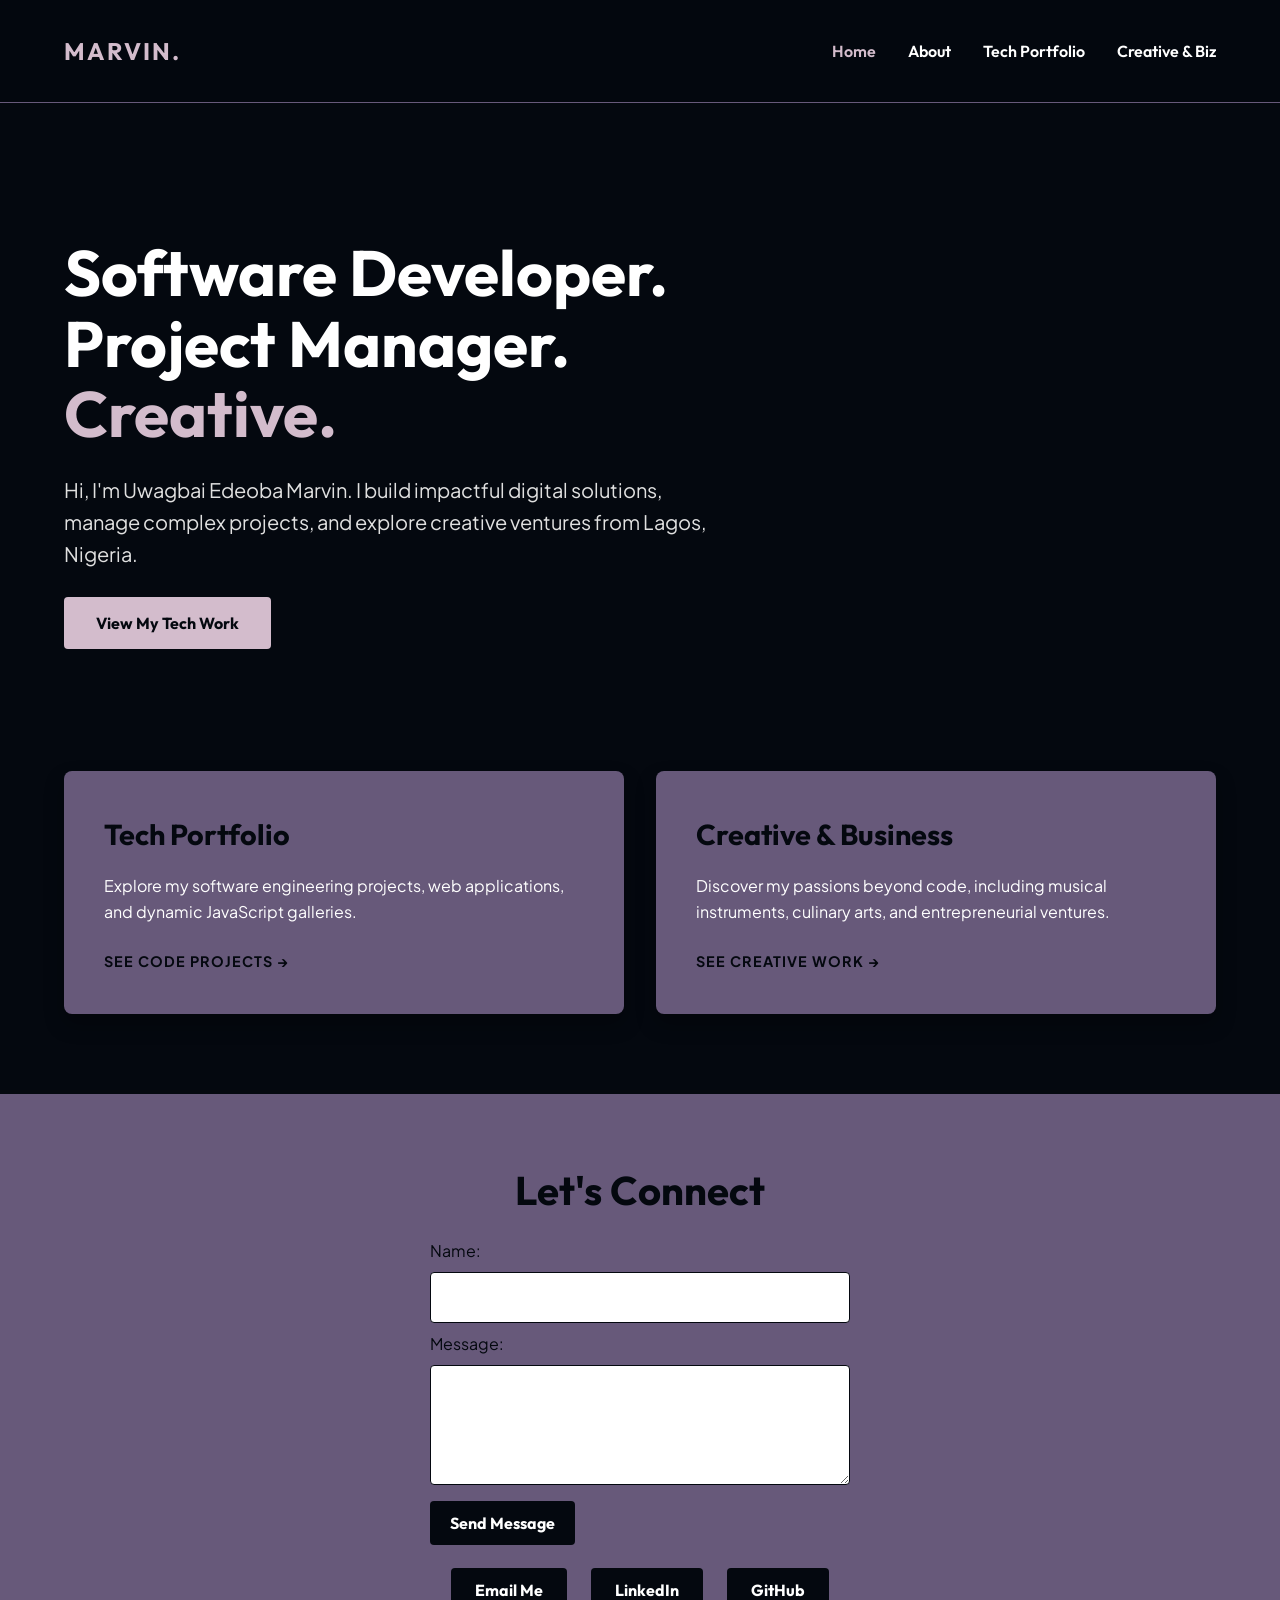
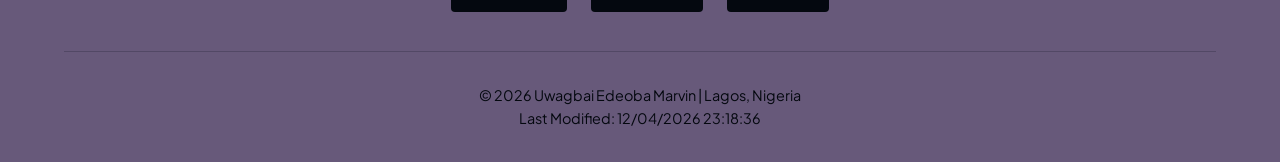
<file: week6/index.html>
<!DOCTYPE html>
<html lang="en">
<head>
    <meta charset="UTF-8">
    <meta name="viewport" content="width=device-width, initial-scale=1.0">
    <meta name="description" content="Portfolio of Uwagbai Edeoba Marvin - Software Developer, Project Manager, and Creative based in Lagos, Nigeria.">
    <meta name="author" content="Uwagbai Edeoba Marvin">
    <title>Uwagbai Edeoba Marvin | Developer & Creative</title>
    
    <link rel="preconnect" href="https://fonts.googleapis.com">
    <link rel="preconnect" href="https://fonts.gstatic.com" crossorigin>
    <link href="https://fonts.googleapis.com/css2?family=Outfit:wght@400;700&family=Plus+Jakarta+Sans:wght@400;600&display=swap" rel="stylesheet">
    
    <link rel="stylesheet" href="styles/styles.css">
    <link rel="stylesheet" href="styles/styles-large.css">

    <script src="scripts/scripts.js" defer></script>
</head>
<body>
    <header>
        <div class="logo">MARVIN.</div>
        <nav>
            <ul class="navigation">
                <li><a href="index.html" class="active">Home</a></li>
                <li><a href="about.html">About</a></li>
                <li><a href="projects.html">Tech Portfolio</a></li>
                <li><a href="creative.html">Creative & Biz</a></li>
            </ul>
        </nav>
    </header>

    <main>
        <section class="hero">
            <h1>Software Developer.<br>Project Manager.<br><span class="highlight">Creative.</span></h1>
            <p>Hi, I'm Uwagbai Edeoba Marvin. I build impactful digital solutions, manage complex projects, and explore creative ventures from Lagos, Nigeria.</p>
            <a href="projects.html" class="cta-button">View My Tech Work</a>
        </section>

        <section class="feature-grid">
            <div class="card">
                <h2>Tech Portfolio</h2>
                <p>Explore my software engineering projects, web applications, and dynamic JavaScript galleries.</p>
                <a href="projects.html" class="card-link">See Code Projects &rarr;</a>
            </div>
            
            <div class="card">
                <h2>Creative & Business</h2>
                <p>Discover my passions beyond code, including musical instruments, culinary arts, and entrepreneurial ventures.</p>
                <a href="creative.html" class="card-link">See Creative Work &rarr;</a>
            </div>
        </section>
    </main>

    <footer>
        <div class="contact-section">
            <h2>Let's Connect</h2>
            <form method="get" action="index.html" class="contact-form">
                <label for="name">Name:</label>
                <input type="text" id="name" name="name" required>
                
                <label for="message">Message:</label>
                <textarea id="message" name="message" required></textarea>
                
                <input type="submit" value="Send Message">
            </form>
            <ul class="social-links">
                <li><a href="mailto:your.email@example.com">Email Me</a></li>
                <li><a href="https://www.linkedin.com/" target="_blank">LinkedIn</a></li>
                <li><a href="https://github.com/" target="_blank">GitHub</a></li>
            </ul>
        </div>
        <div class="copyright">
            <p>&copy; <span id="currentyear"></span> Uwagbai Edeoba Marvin | Lagos, Nigeria</p>
            <p id="lastmodified"></p>
        </div>
    </footer>
</body>
</html>
</file>
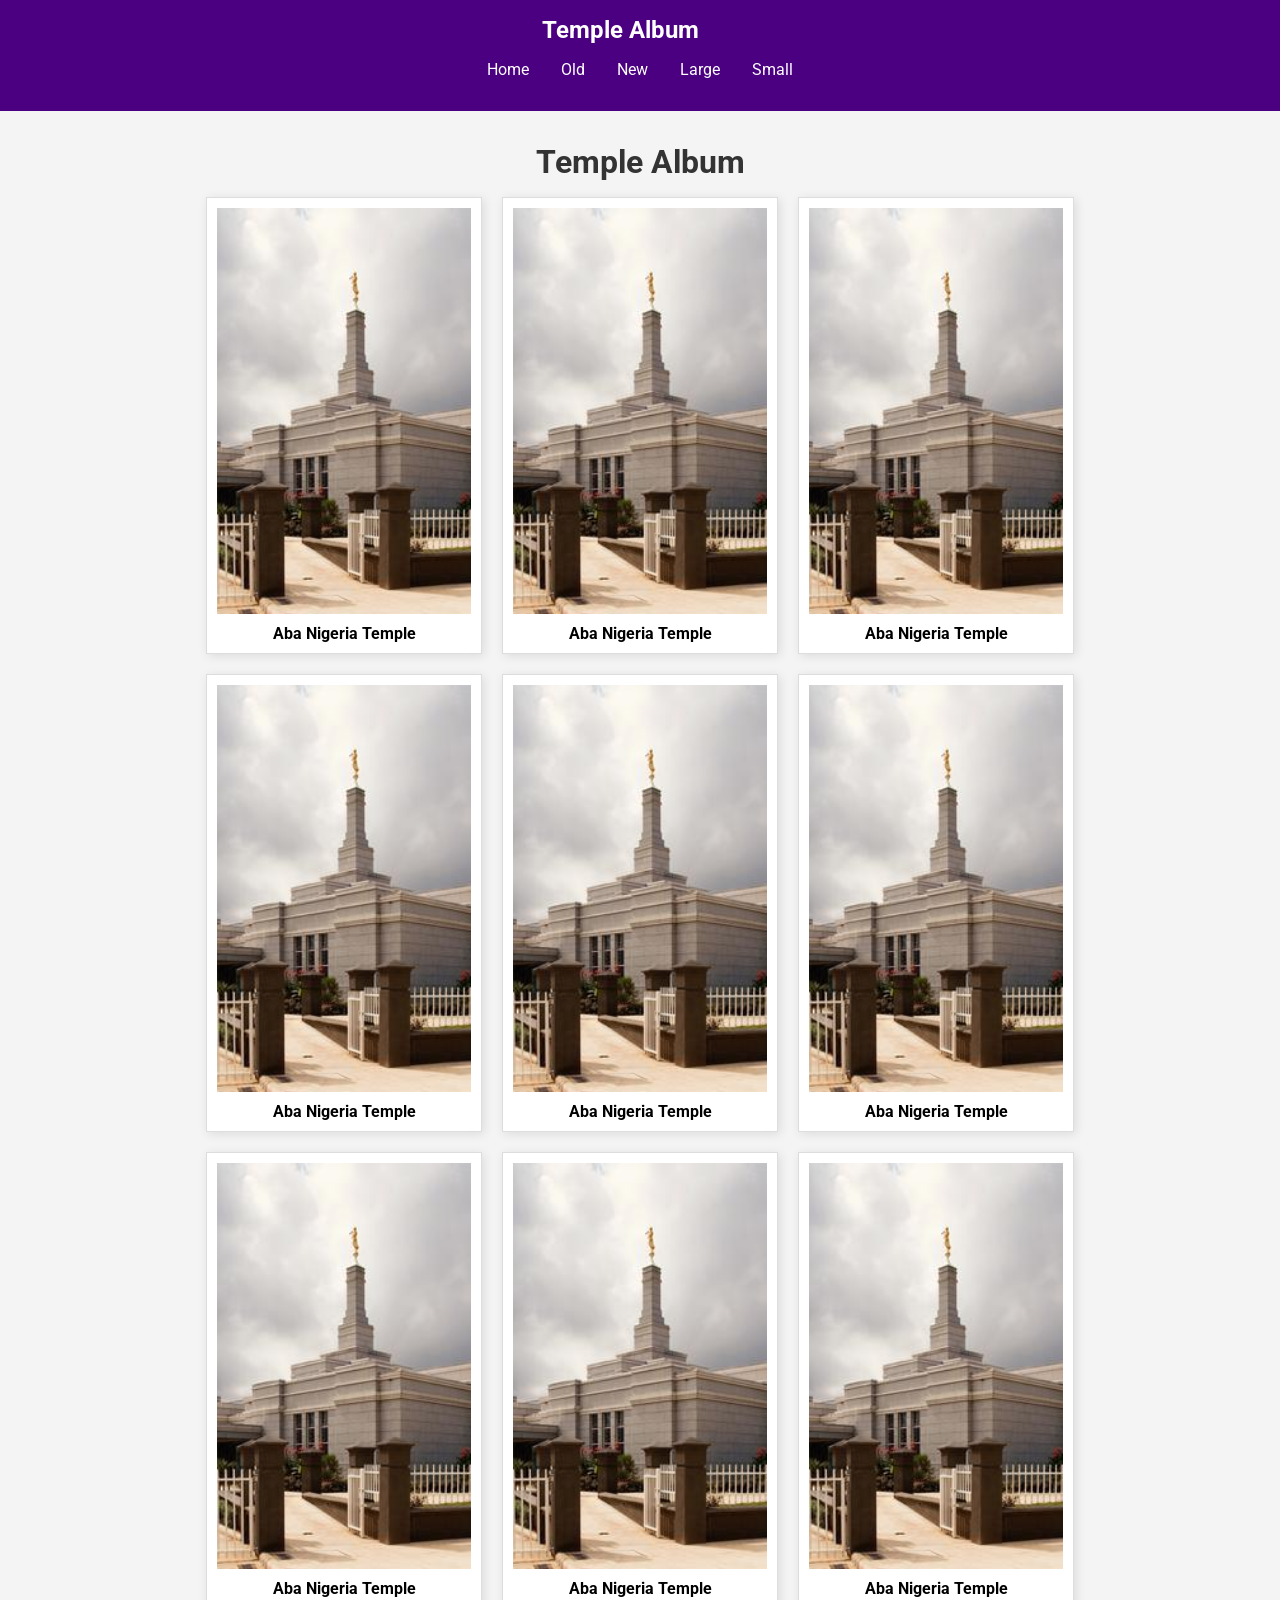
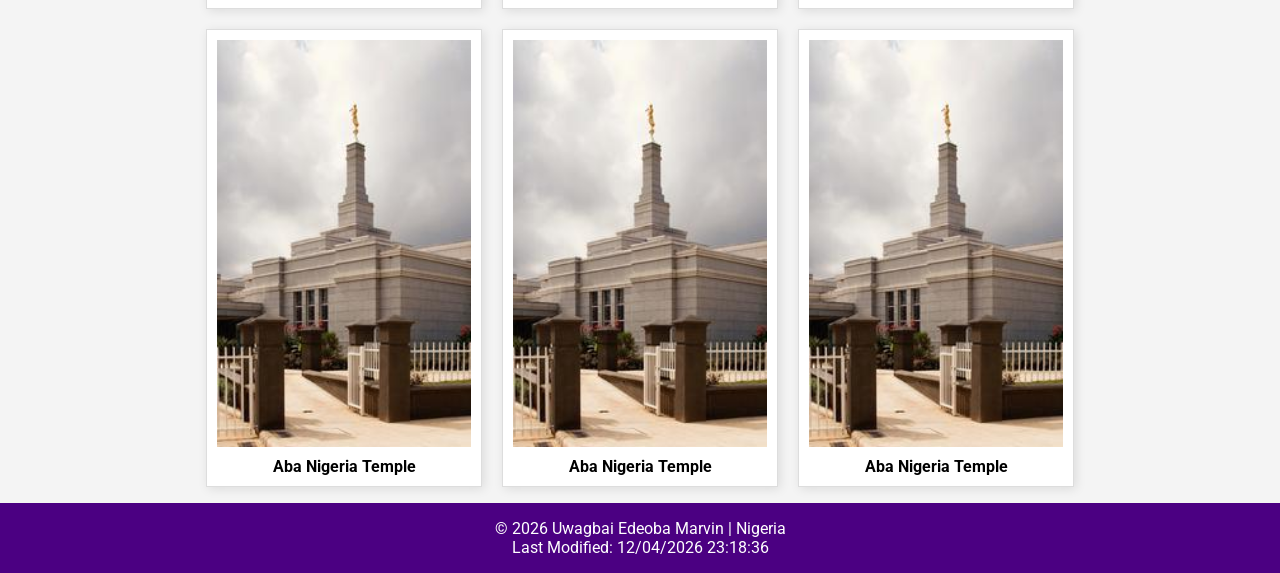
<file: week2/temples.html>
<!DOCTYPE html>
<html lang="en">
 <head>
  <meta charset="utf-8">
  <meta name="viewport" content="width=device-width, initial-scale=1.0">
    <title>Temple Album | WDD 131</title>
    <meta name="description" content="Explore a responsive album of beautiful temples from around the world in this WDD 131 web development project.">
  <meta name="author" content="Uwagbai Edeoba Marvin">
  <link rel="preconnect" href="https://fonts.googleapis.com">
  <link rel="preconnect" href="https://fonts.gstatic.com" crossorigin>
  <link href="https://fonts.googleapis.com/css2?family=Roboto&display=swap" rel="stylesheet">
  <link rel="stylesheet" href="styles/temples.css">
  <link rel="stylesheet" href="styles/temples-large.css">
    <script src="scripts/temples.js" defer></script>
</head>

<body>
  
<header>
    <div class="header-container">
        <p class="site-title">Temple Album</p>
        <button id="menu" aria-label="Toggle Menu"></button>
    </div>
    <nav>
        <ul class="navigation">
            <li><a href="#">Home</a></li>
            <li><a href="#">Old</a></li>
            <li><a href="#">New</a></li>
            <li><a href="#">Large</a></li>
            <li><a href="#">Small</a></li>
        </ul>
    </nav>
</header>

<main>
    <h1>Temple Album</h1>
    <div class="temple-grid">
        <figure>
            <img src="images/aba-temple-ngn.jpg" alt="Aba Nigeria Temple" width="200" height="300" loading="lazy">
            <figcaption>Aba Nigeria Temple</figcaption>
        </figure>

                <figure>
            <img src="images/aba-temple-ngn.jpg" alt="Aba Nigeria Temple" loading="lazy">
            <figcaption>Aba Nigeria Temple</figcaption>
        </figure>

                <figure>
            <img src="images/aba-temple-ngn.jpg" alt="Aba Nigeria Temple" loading="lazy">
            <figcaption>Aba Nigeria Temple</figcaption>
        </figure>

                <figure>
            <img src="images/aba-temple-ngn.jpg" alt="Aba Nigeria Temple" loading="lazy">
            <figcaption>Aba Nigeria Temple</figcaption>
        </figure>

                <figure>
            <img src="images/aba-temple-ngn.jpg" alt="Aba Nigeria Temple" loading="lazy">
            <figcaption>Aba Nigeria Temple</figcaption>
        </figure>

                <figure>
            <img src="images/aba-temple-ngn.jpg" alt="Aba Nigeria Temple" loading="lazy">
            <figcaption>Aba Nigeria Temple</figcaption>
        </figure>

                <figure>
            <img src="images/aba-temple-ngn.jpg" alt="Aba Nigeria Temple" loading="lazy">
            <figcaption>Aba Nigeria Temple</figcaption>
        </figure>

                <figure>
            <img src="images/aba-temple-ngn.jpg" alt="Aba Nigeria Temple" loading="lazy">
            <figcaption>Aba Nigeria Temple</figcaption>
        </figure>

                <figure>
            <img src="images/aba-temple-ngn.jpg" alt="Aba Nigeria Temple" loading="lazy">
            <figcaption>Aba Nigeria Temple</figcaption>
        </figure>

                <figure>
            <img src="images/aba-temple-ngn.jpg" alt="Aba Nigeria Temple" loading="lazy">
            <figcaption>Aba Nigeria Temple</figcaption>
        </figure>

                <figure>
            <img src="images/aba-temple-ngn.jpg" alt="Aba Nigeria Temple" loading="lazy">
            <figcaption>Aba Nigeria Temple</figcaption>
        </figure>

                <figure>
            <img src="images/aba-temple-ngn.jpg" alt="Aba Nigeria Temple" loading="lazy">
            <figcaption>Aba Nigeria Temple</figcaption>
        </figure>
        </div>
</main>

<footer>
         <p>&copy; <span class="currentyear"></span> Uwagbai Edeoba Marvin | Nigeria</p>
        <p id="lastmodified"></p>
</footer>  

</body>
</html>
</file>
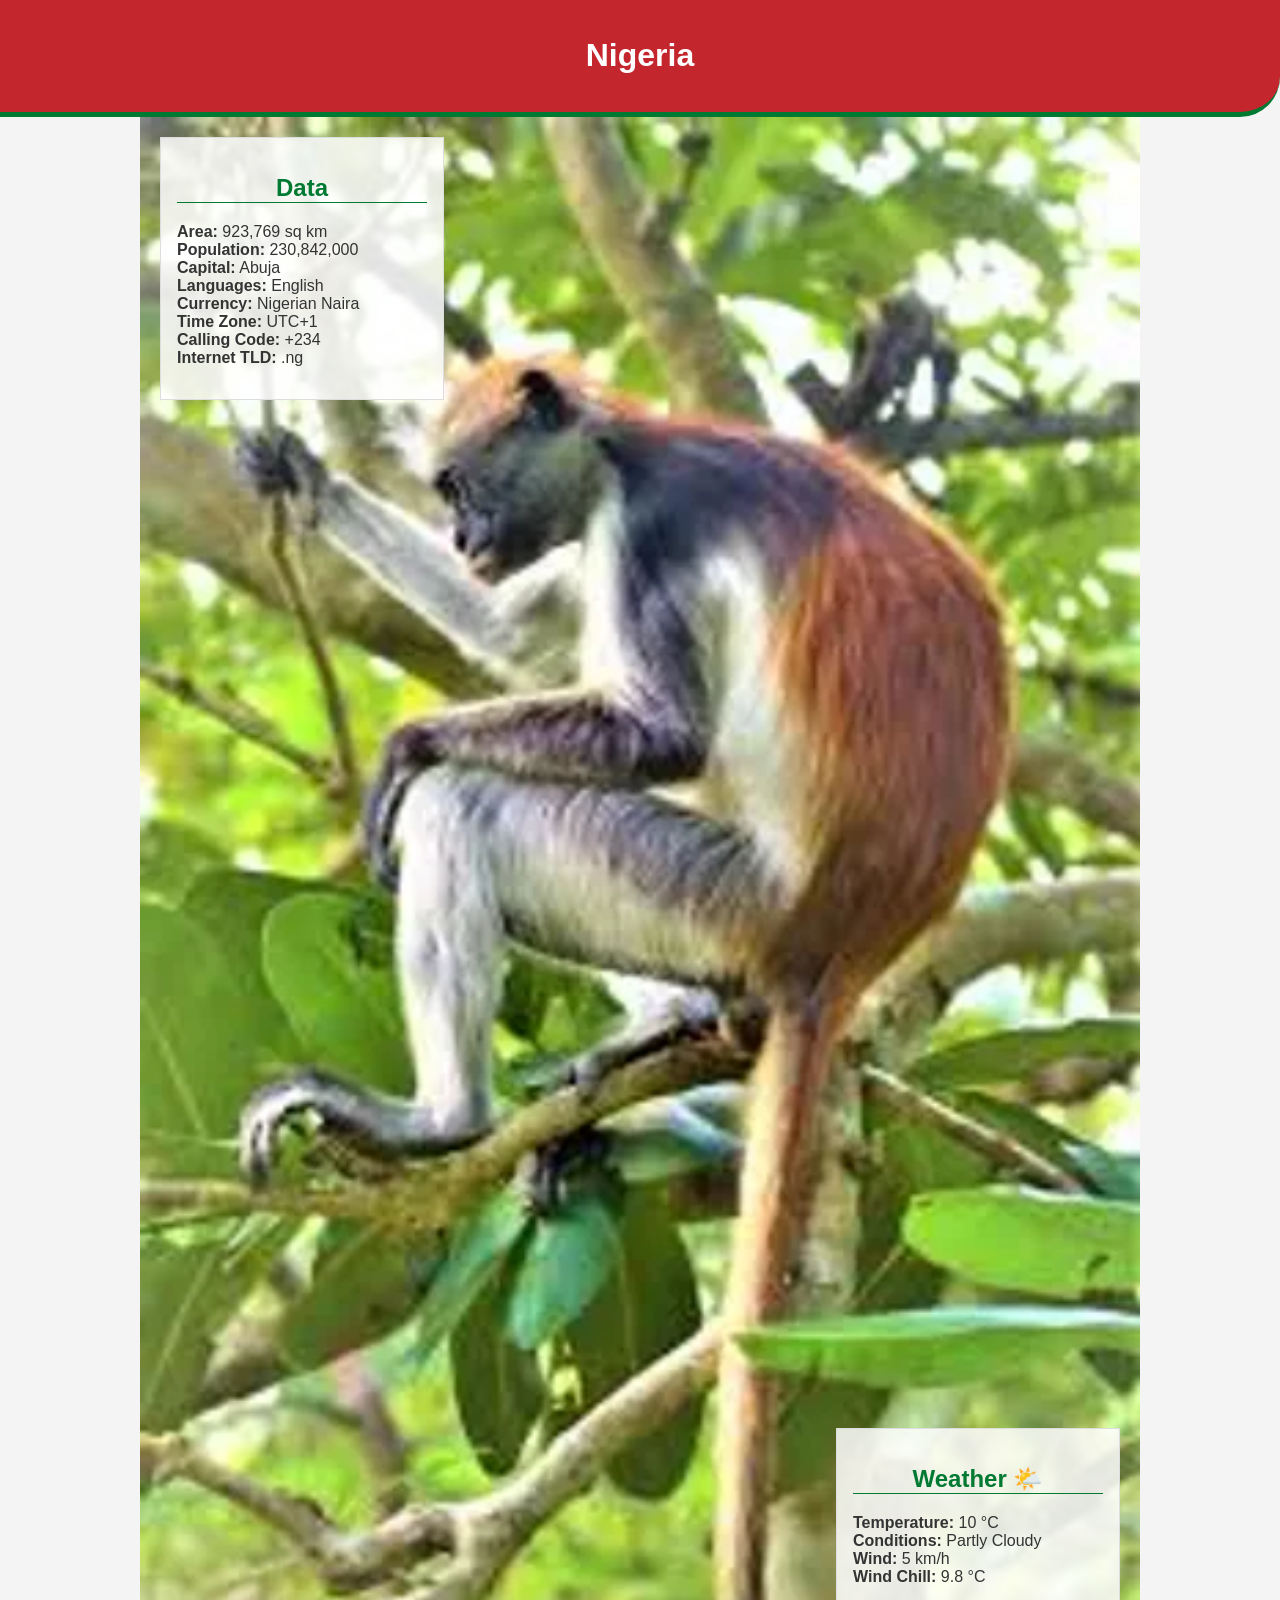
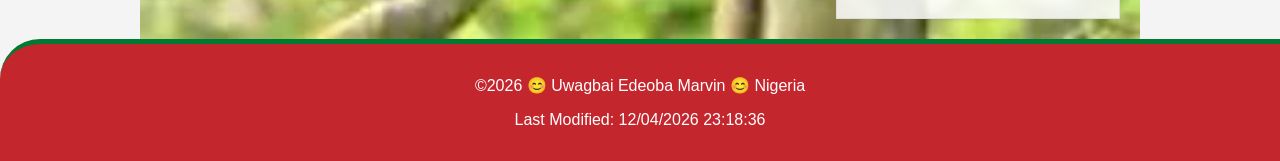
<file: week3/place.html>
<!DOCTYPE html>
<html lang="en">
<head>
    <meta charset="UTF-8">
    <meta name="viewport" content="width=device-width, initial-scale=1.0">
    <title>Nigeria | Country Page</title>
   <meta name="description" content="Explore Nigeria's geography and real-time weather data. A project for my WDD 131 ( Dynamic Web Fundamentals.)">
    <meta name="author" content="Uwagbai Edeoba Marvin">
    <link rel="stylesheet" href="styles/place.css">
    <link rel="stylesheet" href="styles/large-place.css" media="screen and (min-width: 700px)">
</head>
<body>
    <header>
        <h1>Nigeria</h1>
    </header>

    <main>
        <div class="hero">
            <picture>
                <source srcset="images/nigeria-sm.webp" media="(max-width: 699px)">
                <source srcset="images/nigeria-lg.webp" media="(min-width: 700px)">
                <img src="images/nigeria-sm.webp" alt="Nigerian monkey in a forest" loading="lazy">
            </picture>
        </div>

        <section class="info">
            <h2>Data</h2>
            <ul class="stats">
                <li><strong>Area:</strong> 923,769 sq km</li>
                <li><strong>Population:</strong> 230,842,000</li>
                <li><strong>Capital:</strong> Abuja</li>
                <li><strong>Languages:</strong> English</li>
                <li><strong>Currency:</strong> Nigerian Naira</li>
                <li><strong>Time Zone:</strong> UTC+1</li>
                <li><strong>Calling Code:</strong> +234</li>
                <li><strong>Internet TLD:</strong> .ng</li>
            </ul>
        </section>

        <section class="weather">
            <h2 class="weather-heading">Weather</h2>
            <img src="images/weather-icon.svg" alt="weather icon" class="weather-icon-mobile">
            <ul class="stats">
                <li><strong>Temperature:</strong> <span id="temp">10</span> °C</li>
                <li><strong>Conditions:</strong> Partly Cloudy</li>
                <li><strong>Wind:</strong> <span id="wind">5</span> km/h</li>
                <li><strong>Wind Chill:</strong> <span id="windchill"></span></li>
            </ul>
        </section>
    </main>

<footer>
         <p>©️<span class="currentyear"></span> 😊 Uwagbai Edeoba Marvin 😊 Nigeria </p>
        <p id="lastmodified"></p>
</footer>  

<script src="scripts/place.js"></script>
</body>
</html>
</file>
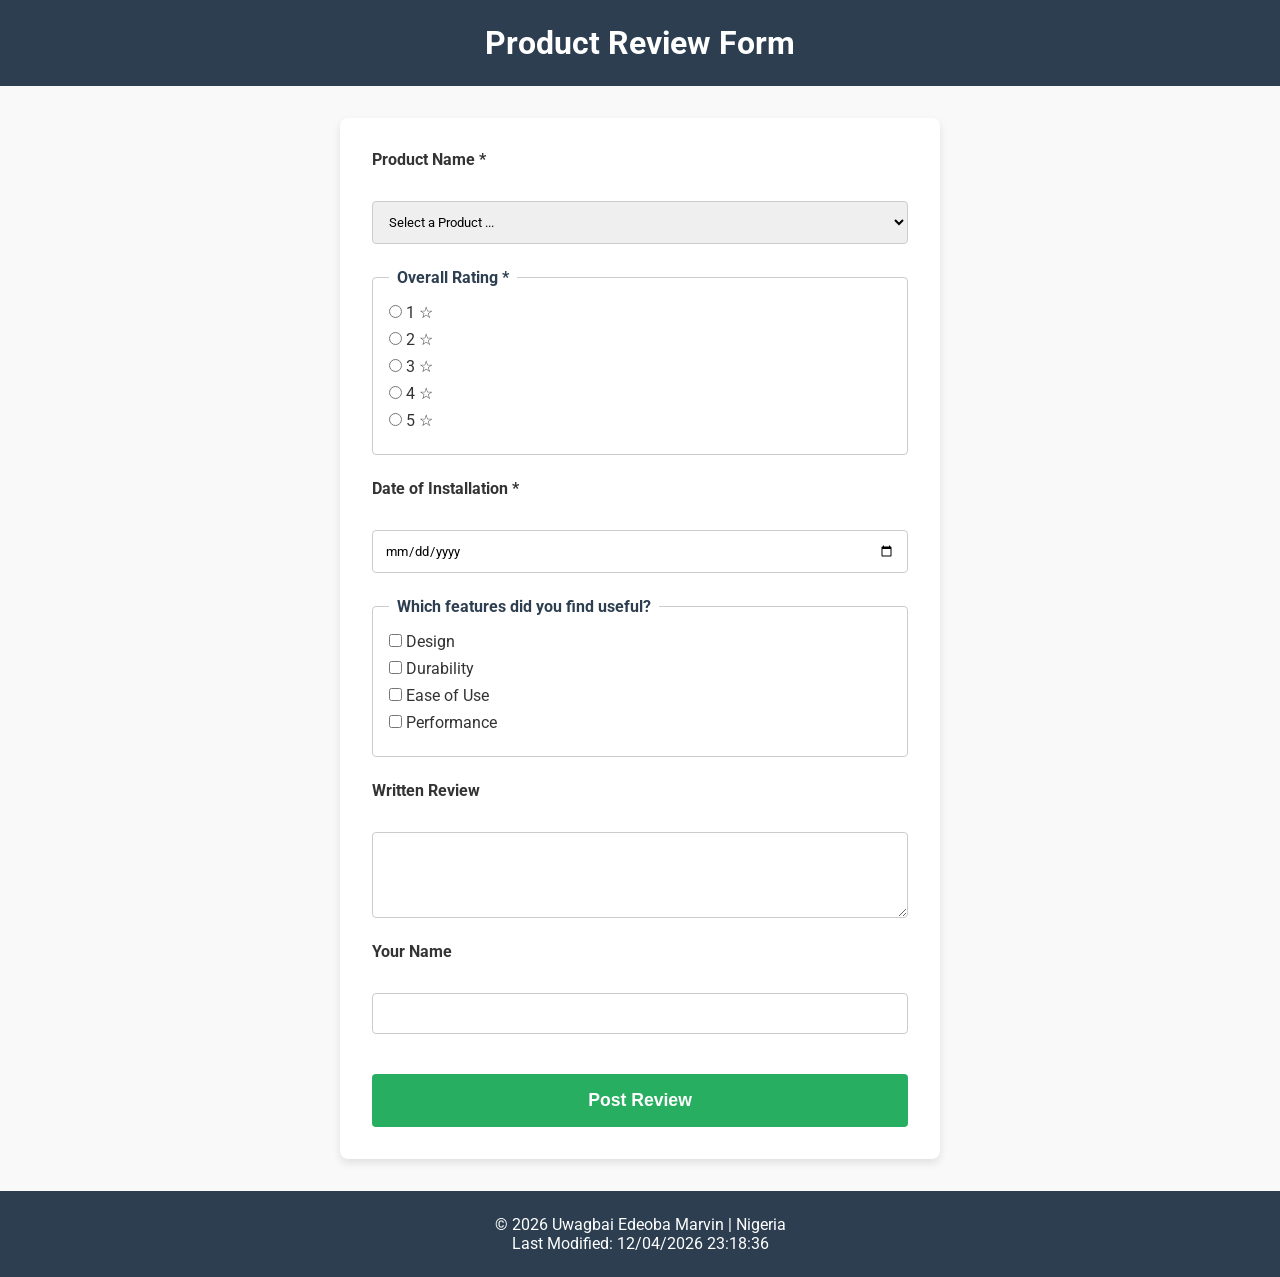
<file: week5a/form.html>
<!DOCTYPE html>
<html lang="en">
<head>
    <meta charset="utf-8">
    <meta name="viewport" content="width=device-width, initial-scale=1.0">
    <title>Product Review Form | WDD 131</title>
    <meta name="description" content="Product review form for WDD 131">
    <meta name="author" content="Uwagbai Edeoba Marvin">
    <link href="https://fonts.googleapis.com/css2?family=Roboto&display=swap" rel="stylesheet">
    <link rel="stylesheet" href="styles/the.css">
    <script src="scripts/form.js" defer></script>
</head>
<body>
    <header>
        <h1>Product Review Form</h1>
    </header>

    <main>
        <form method="get" action="review.html">
            <!-- Product Select (Dynamically populated by JS) -->
            <label for="product">Product Name *</label>
            <select id="product" name="product" required>
                <option value="" disabled selected>Select a Product ...</option>
            </select>

            <!-- Overall Rating (Radio Buttons) -->
            <fieldset>
                <legend>Overall Rating *</legend>
                <label><input type="radio" name="rating" value="1" required> 1 ☆</label>
                <label><input type="radio" name="rating" value="2" required> 2 ☆</label>
                <label><input type="radio" name="rating" value="3" required> 3 ☆</label>
                <label><input type="radio" name="rating" value="4" required> 4 ☆</label>
                <label><input type="radio" name="rating" value="5" required> 5 ☆</label>
            </fieldset>

            <!-- Date of Installation -->
            <label for="install-date">Date of Installation *</label>
            <input type="date" id="install-date" name="install-date" required>

            <!-- Useful Features (Checkboxes) -->
            <fieldset>
                <legend>Which features did you find useful?</legend>
                <label><input type="checkbox" name="feature" value="design"> Design</label>
                <label><input type="checkbox" name="feature" value="durability"> Durability</label>
                <label><input type="checkbox" name="feature" value="ease"> Ease of Use</label>
                <label><input type="checkbox" name="feature" value="performance"> Performance</label>
            </fieldset>

            <!-- Written Review -->
            <label for="review">Written Review</label>
            <textarea id="review" name="review" rows="4"></textarea>

            <!-- User Name -->
            <label for="username">Your Name</label>
            <input type="text" id="username" name="username">

            <!-- Submit Button -->
            <input type="submit" value="Post Review">
        </form>
    </main>

    <footer>
        <p>&copy; <span id="currentyear"></span> Uwagbai Edeoba Marvin | Nigeria</p>
        <p id="lastmodified"></p>
    </footer>
</body>
</html>
</file>
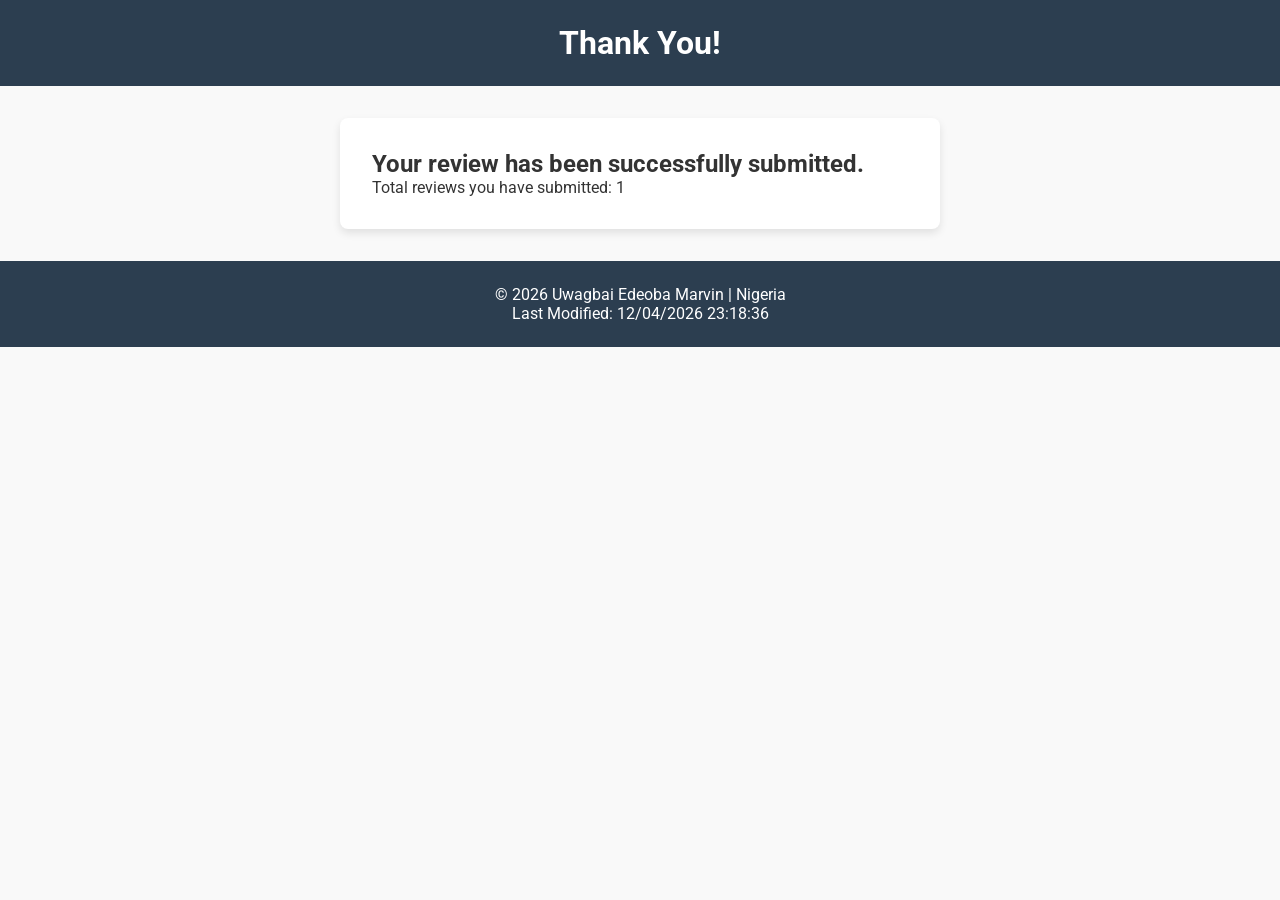
<file: week5a/review.html>
<!DOCTYPE html>
<html lang="en">
<head>
    <meta charset="utf-8">
    <meta name="viewport" content="width=device-width, initial-scale=1.0">
    <title>Review Confirmation | WDD 131</title>
    <link href="https://fonts.googleapis.com/css2?family=Roboto&display=swap" rel="stylesheet">
    <link rel="stylesheet" href="styles/the.css">
    <script src="scripts/review.js" defer></script>
</head>
<body>
    <header>
        <h1>Thank You!</h1>
    </header>
    <main>
        <h2>Your review has been successfully submitted.</h2>
        <p>Total reviews you have submitted: <span id="review-counter"></span></p>
    </main>
    <footer>
        <p>&copy; <span id="currentyear"></span> Uwagbai Edeoba Marvin | Nigeria</p>
        <p id="lastmodified"></p>
    </footer>
</body>
</html>
</file>
<file: week6/styles/styles.css>
:root {
    --bg-ink-black: #04080f;
    --surface-lavender: #67597a;
    --accent-thistle: #d3bccc;
    --text-light: #ffffff;
}

* {
    margin: 0;
    padding: 0;
    box-sizing: border-box;
}

body {
    background-color: var(--bg-ink-black);
    color: var(--text-light);
    font-family: 'Plus Jakarta Sans', sans-serif;
    line-height: 1.6;
}

h1, h2, h3, .logo, .navigation a {
    font-family: 'Outfit', sans-serif;
}

header {
    display: flex;
    justify-content: space-between;
    align-items: center;
    padding: 2rem 5%;
    background-color: rgba(4, 8, 15, 0.9);
    position: sticky;
    top: 0;
    z-index: 100;
    border-bottom: 1px solid var(--surface-lavender);
}

.logo {
    font-size: 1.5rem;
    font-weight: 700;
    color: var(--accent-thistle);
    letter-spacing: 2px;
}

.navigation {
    list-style: none;
    display: flex;
    gap: 2rem;
}

.navigation a {
    text-decoration: none;
    color: var(--text-light);
    font-weight: 600;
    transition: color 0.3s ease;
}

.navigation a:hover, .navigation a.active {
    color: var(--accent-thistle);
}

.hero {
    padding: 15vh 5%;
    text-align: left;
    max-width: 800px;
}

.hero h1 {
    font-size: 4rem;
    line-height: 1.1;
    margin-bottom: 1.5rem;
}

.highlight {
    color: var(--accent-thistle);
}

.hero p {
    font-size: 1.25rem;
    margin-bottom: 2.5rem;
    color: #e0e0e0;
}

.cta-button {
    background-color: var(--accent-thistle);
    color: var(--bg-ink-black);
    padding: 1rem 2rem;
    text-decoration: none;
    font-weight: 700;
    font-family: 'Outfit', sans-serif;
    border-radius: 4px;
    transition: background-color 0.3s ease;
}

.cta-button:hover {
    background-color: #e8d5e2;
}

.feature-grid {
    display: grid;
    grid-template-columns: repeat(auto-fit, minmax(300px, 1fr));
    gap: 2rem;
    padding: 0 5% 5rem 5%;
}

.card {
    background-color: var(--surface-lavender);
    padding: 2.5rem;
    border-radius: 8px;
    box-shadow: 0 10px 20px rgba(0,0,0,0.3);
    transition: transform 0.3s ease;
}

.card:hover {
    transform: translateY(-5px);
}

.card h2 {
    color: var(--bg-ink-black);
    margin-bottom: 1rem;
    font-size: 1.8rem;
}

.card p {
    margin-bottom: 1.5rem;
    color: var(--text-light);
}

.card-link {
    color: var(--bg-ink-black);
    font-weight: 700;
    text-decoration: none;
    text-transform: uppercase;
    font-size: 0.9rem;
    letter-spacing: 1px;
}

.card-link:hover {
    color: var(--accent-thistle);
}

footer {
    background-color: var(--surface-lavender);
    color: var(--bg-ink-black);
    padding: 4rem 5% 2rem 5%;
    text-align: center;
}

.contact-section {
    max-width: 600px;
    margin: 0 auto 3rem auto;
}

.contact-section h2 {
    font-size: 2.5rem;
    margin-bottom: 1rem;
}

.contact-form {
    display: grid;
    gap: 0.5rem;
    max-width: 420px;
    margin: 0 auto;
    text-align: left;
}

.contact-form input[type="text"],
.contact-form textarea {
    width: 100%;
    padding: 0.75rem;
    border: 1px solid var(--bg-ink-black);
    border-radius: 4px;
    font: inherit;
}

.contact-form textarea {
    min-height: 120px;
    resize: vertical;
}

.contact-form input[type="submit"] {
    justify-self: start;
    margin-top: 0.5rem;
    padding: 0.75rem 1.25rem;
    border: 0;
    border-radius: 4px;
    background-color: var(--bg-ink-black);
    color: var(--text-light);
    font: 700 1rem 'Outfit', sans-serif;
    cursor: pointer;
}

.contact-form input[type="submit"]:hover {
    background-color: var(--accent-thistle);
    color: var(--bg-ink-black);
}

.social-links {
    list-style: none;
    display: flex;
    justify-content: center;
    gap: 1.5rem;
    margin-top: 2rem;
}

.social-links a {
    color: var(--text-light);
    background-color: var(--bg-ink-black);
    padding: 0.75rem 1.5rem;
    text-decoration: none;
    border-radius: 4px;
    font-family: 'Outfit', sans-serif;
    font-weight: 700;
    transition: background-color 0.3s ease, color 0.3s ease;
}

.social-links a:hover {
    background-color: var(--accent-thistle);
    color: var(--bg-ink-black);
}

.copyright {
    border-top: 1px solid rgba(4, 8, 15, 0.2);
    padding-top: 2rem;
    font-size: 0.9rem;
}

/* @media (max-width: 768px) {
    header {
        flex-direction: column;
        gap: 1rem;
    }
    
    .hero h1 {
        font-size: 2.8rem;
    }
} */
.portfolio-header {
    text-align: center;
    padding: 4rem 5% 2rem 5%;
    max-width: 800px;
    margin: 0 auto;
}

.portfolio-header h1 {
    font-size: 3rem;
    margin-bottom: 1rem;
    color: var(--accent-thistle);
}

.project-grid {
    display: grid;
    grid-template-columns: repeat(auto-fit, minmax(300px, 1fr));
    gap: 2rem;
    padding: 0 5% 5rem 5%;
}

.project-grid .card {
    display: flex;
    flex-direction: column;
}

.project-grid .card img {
    margin-bottom: 1.5rem;
    object-fit: cover;
    aspect-ratio: 16/9;
    border-bottom: 3px solid var(--bg-ink-black);
}

.project-grid .card span {
    display: inline-block;
    background-color: var(--bg-ink-black);
    color: var(--accent-thistle);
    padding: 0.25rem 0.75rem;
    border-radius: 20px;
    font-size: 0.8rem;
    font-weight: 700;
    margin-bottom: 1rem;
    align-self: flex-start;
}

.project-grid .card p strong {
    color: var(--bg-ink-black);
}

.project-grid .card .card-link {
    margin-top: auto;
    padding-top: 1.5rem;
}
</file>
<file: week6/styles/styles-large.css>
@media (min-width: 768px) {
    header {
        flex-direction: row;
    }
    .hero h1 {
        font-size: 4rem;
    }
}
</file>
<file: week2/styles/temples.css>
/* temples.css */

* { margin: 0; padding: 0; box-sizing: border-box; }

body { font-family: 'Roboto', sans-serif; background-color: #f4f4f4; }

header, footer {
    background-color: #4b0082; 
    color: white;
    padding: 1rem;
    text-align: center;
}

.site-title {
    font-size: 1.5rem;
    font-weight: 700;
}

/* Added relative positioning to keep the button inside the header safely */
.header-container {
    position: relative;
    padding-right: 2.5rem; /* Prevents text from sliding under the menu button */
}

#menu {
    font-size: 1.5rem;
    border: 0;
    background: none;
    color: #fff; /* Changed to white so it's visible on purple background */
    position: absolute;
    top: 50%;
    right: 0.5rem;
    transform: translateY(-50%); /* Perfectly centers the button vertically */
    cursor: pointer;
}

#menu::before {
    content: "☰";
}

#menu.open::before {
    content: "✖️";
}

nav {
    display: flex;
    justify-content: center;
}

.navigation {
    display: flex;
    flex-direction: column;
    justify-content: space-evenly;
    list-style: none;
    background-color: #4b0082;
    color: #fff;
}

/* Default state: Hide menu links on small screens */
.navigation a {
    display: none;
    padding: 1rem;
    text-align: center;
    text-decoration: none;
    color: #fff;
}

/* FIXED: Combines the class accurately so the links display when menu is opened */
.navigation.open a {
    display: block;
}

.navigation a:hover {
    background-color: #904ec0;
    color: #fff;
    font-weight: 700;
}

main {
    max-width: 900px;
    margin: 0 auto;
    padding: 1rem;
}

h1 { text-align: center; margin: 1rem 0; color: #333; }

.temple-grid {
    display: grid;
    grid-template-columns: 1fr;
    gap: 20px;
}

figure {
    background: white;
    border: 1px solid #ddd;
    padding: 10px;
    box-shadow: 2px 2px 10px rgba(0,0,0,0.1);
}

img {
    width: 100%; 
    height: auto; 
    display: block;
}

figcaption {
    text-align: center;
    padding-top: 10px;
    font-weight: bold;
}
</file>
<file: week2/styles/temples-large.css>
@media (min-width: 37.5em) {
    #menu { display: none; } /* Hide hamburger on desktop */

    nav {
        display: flex; /* Always show menu on desktop */
    }

    .navigation {
        display: flex;
        flex-direction: row;
        justify-content: center;
    }

    .navigation a {
        display: block;
         border-bottom: none;
         }

    /* 3 Columns for Desktop */
    .temple-grid {
        grid-template-columns: repeat(3, 1fr);
    }
}
</file>
<file: week3/styles/place.css>
/* 1. Standardized Variables */
:root {
    --primary-color: #c4262e; 
    --secondary-color: #007a33;
    --white: #ffffff;
    --text-color: #333333;
    --bg-color: #f4f4f4;
    --overlay-bg: rgba(255, 255, 255, 0.85);
}

/* 2. Base Styles (Mobile First) */
body { 
    font-family: Arial, sans-serif; 
    margin: 0; 
    background-color: var(--bg-color); 
    color: var(--text-color);
}

header { 
    background-color: var(--primary-color); 
    color: var(--white); 
    text-align: center; 
    padding: 1rem; 
    border-bottom: 5px solid var(--secondary-color); 
    border-bottom-right-radius: 40px;
}

.hero img { 
    width: 100%; 
    height: auto; 
    display: block; 
}

section { 
    background: var(--white); 
    margin: 1rem; 
    padding: 1rem; 
    border: 1px solid #dddddd; 
}

h2 { 
    border-bottom: 1px solid var(--secondary-color); 
    color: var(--secondary-color); 
    text-align: center; 
}

.stats { 
    list-style: none; 
    padding: 0; 
}

footer { 
    background-color: var(--primary-color); 
    color: var(--white); 
    text-align: center; 
    padding: 1rem; 
    border-top-left-radius: 40px;
    border-top: 5px solid var(--secondary-color); 
}

/* 3. Media Query */
@media screen and (min-width: 700px) {
    main {
        position: relative;
        max-width: 1000px;
        margin: 0 auto;
    }

    .info,
    .weather {
        position: absolute;
        background: var(--overlay-bg);
        width: 250px;
        z-index: 10;
        margin: 0;
    }

    .info { 
        top: 20px; 
        left: 20px; 
    }

    .weather { 
        bottom: 20px; 
        right: 20px; 
    }

    /* SINGLE definition — validator satisfied */
    .weather-icon-mobile {
        display: none;
    }

    .weather-heading::after {
        content: " ⛅";
    }
}
</file>
<file: week3/styles/large-place.css>
/* Layout changes for wider screens */
.hero { position: relative; }

.info, .weather {
    position: absolute;
    background: rgba(255, 255, 255, 0.85);
    width: 250px;
}

.info {
     top: 20px; 
     left: 20px; 
    }
.weather {
     bottom: 20px; 
    right: 20px; 
}

.weather-icon-mobile {
     display: none;
     }

/* Requirement: Pseudo element for weather icon in large view */
.weather-heading::after {
    content: " 🌤️";
}
</file>
<file: week5a/styles/the.css>
/* --- form.css --- */

/* Basic Reset & Typography */
* {
    margin: 0;
    padding: 0;
    box-sizing: border-box;
}

body {
    font-family: 'Roboto', sans-serif;
    background-color: #f9f9f9;
    color: #333;
}

/* Header & Footer Styling */
header, footer {
    background-color: #2c3e50;
    color: white;
    text-align: center;
    padding: 1.5rem;
}

/* Main Container */
main {
    max-width: 600px; /* Keeps the form from stretching too wide on desktop */
    margin: 2rem auto;
    background-color: white;
    padding: 2rem;
    border-radius: 8px;
    box-shadow: 0 4px 8px rgba(0,0,0,0.1);
}

/* Form Layout (The most important part) */
form {
    display: flex;
    flex-direction: column; /* Stacks everything top-to-bottom */
    gap: 1.5rem; /* Puts breathing room between each question */
}

/* Labels */
label {
    font-weight: bold;
    display: block;
    margin-bottom: 0.5rem;
}

/* Inputs, Selects, and Textareas */
input[type="text"],
input[type="date"],
select,
textarea {
    width: 100%;
    padding: 0.75rem;
    border: 1px solid #ccc;
    border-radius: 4px;
    font-family: inherit; /* Makes sure the textarea uses Roboto */
}

/* Fieldsets (For Radio Buttons and Checkboxes) */
fieldset {
    border: 1px solid #ccc;
    border-radius: 4px;
    padding: 1rem;
}

fieldset legend {
    font-weight: bold;
    padding: 0 0.5rem;
    color: #2c3e50;
}

/* Fix spacing for the radio buttons/checkboxes */
fieldset label {
    font-weight: normal;
    display: block; /* Stacks the checkboxes vertically */
    margin-bottom: 0.5rem;
}

/* Submit Button */
input[type="submit"] {
    background-color: #27ae60;
    color: white;
    border: none;
    padding: 1rem;
    font-size: 1.1rem;
    font-weight: bold;
    border-radius: 4px;
    cursor: pointer;
    margin-top: 1rem;
}

input[type="submit"]:hover {
    background-color: #219150;
}
</file>
